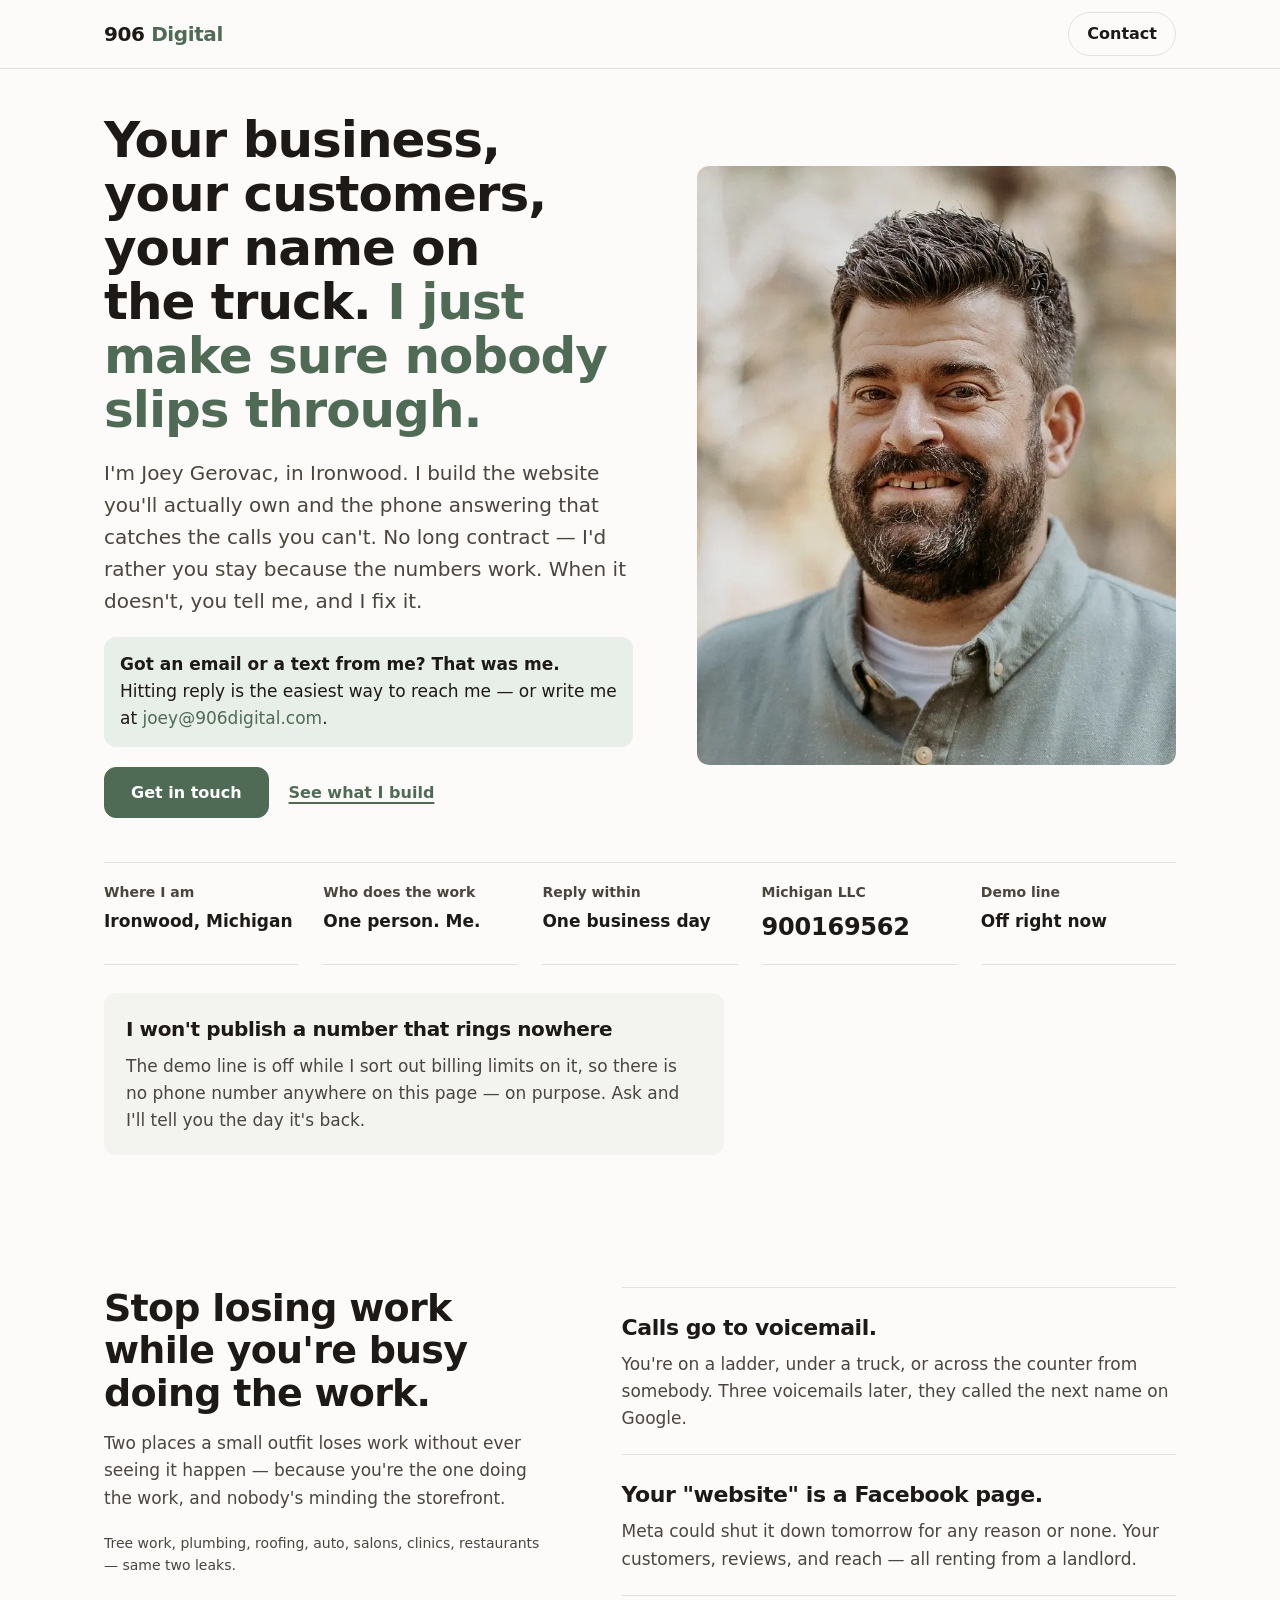
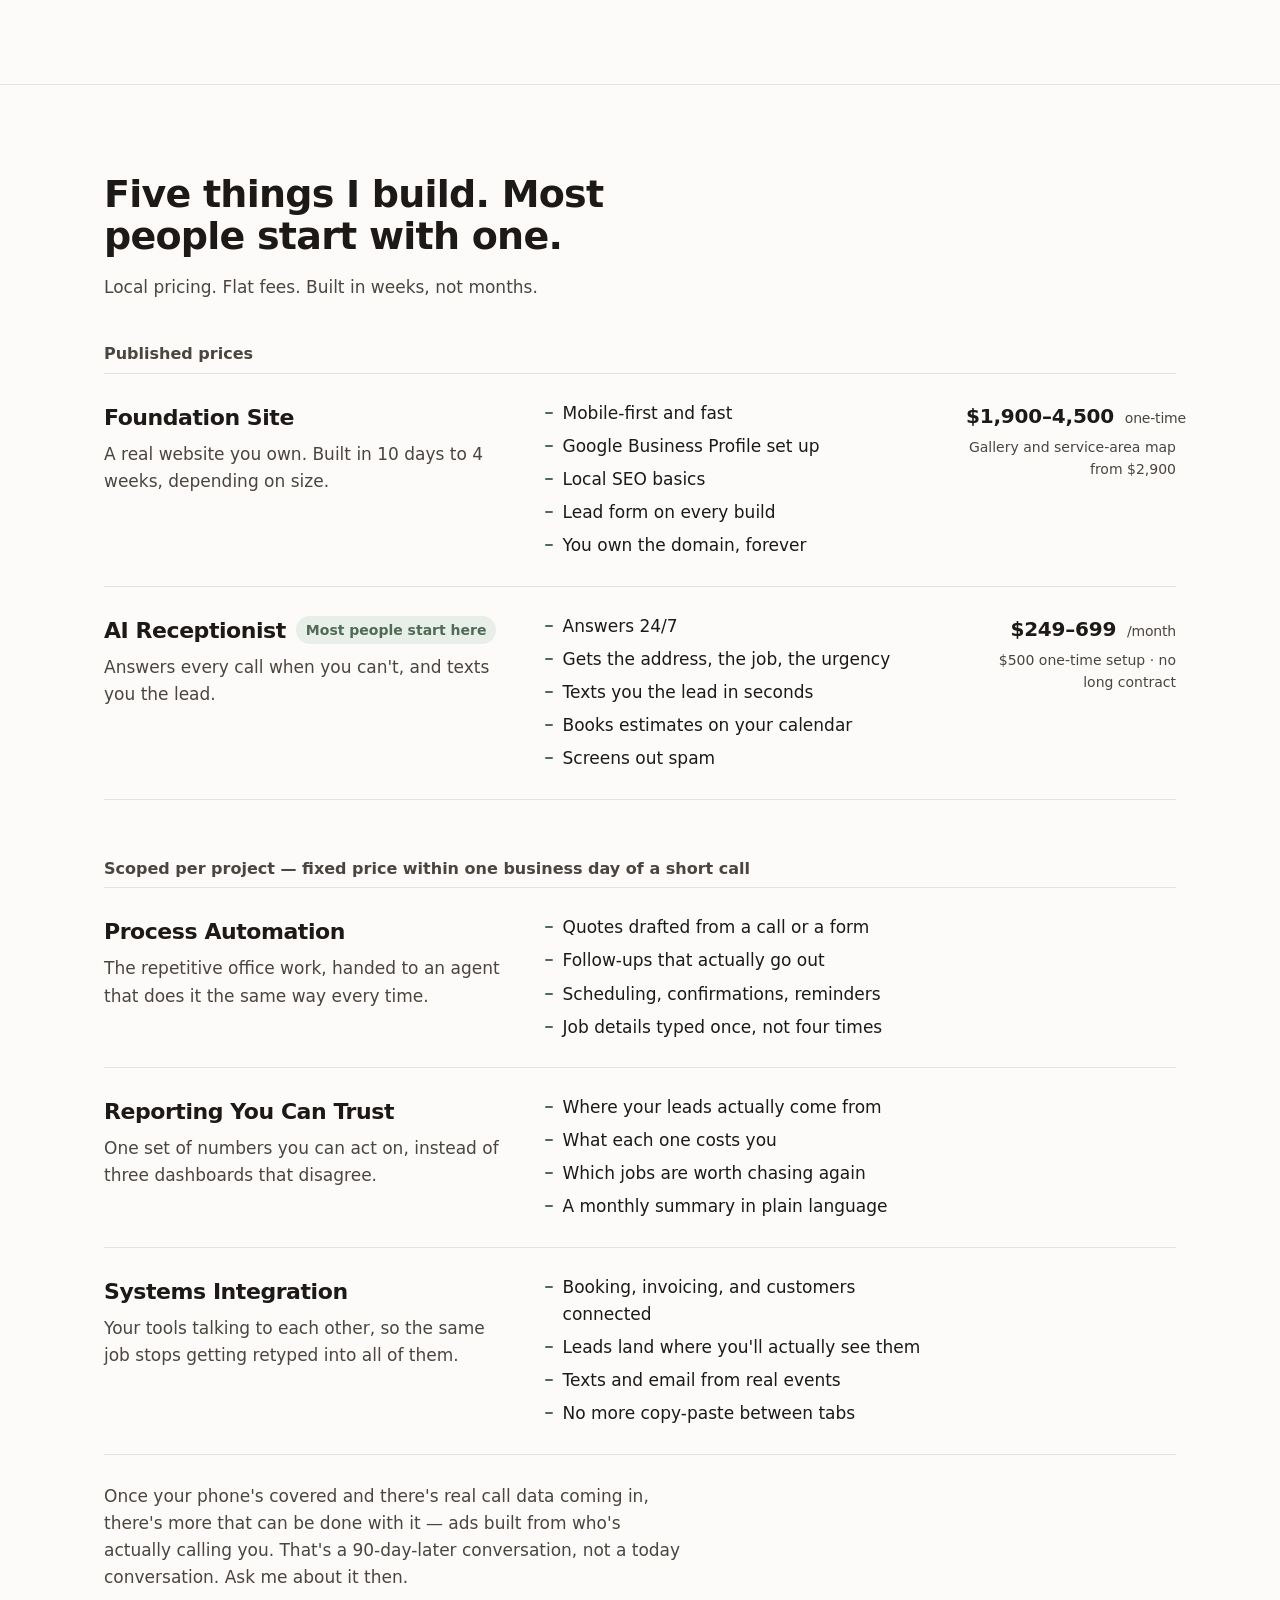
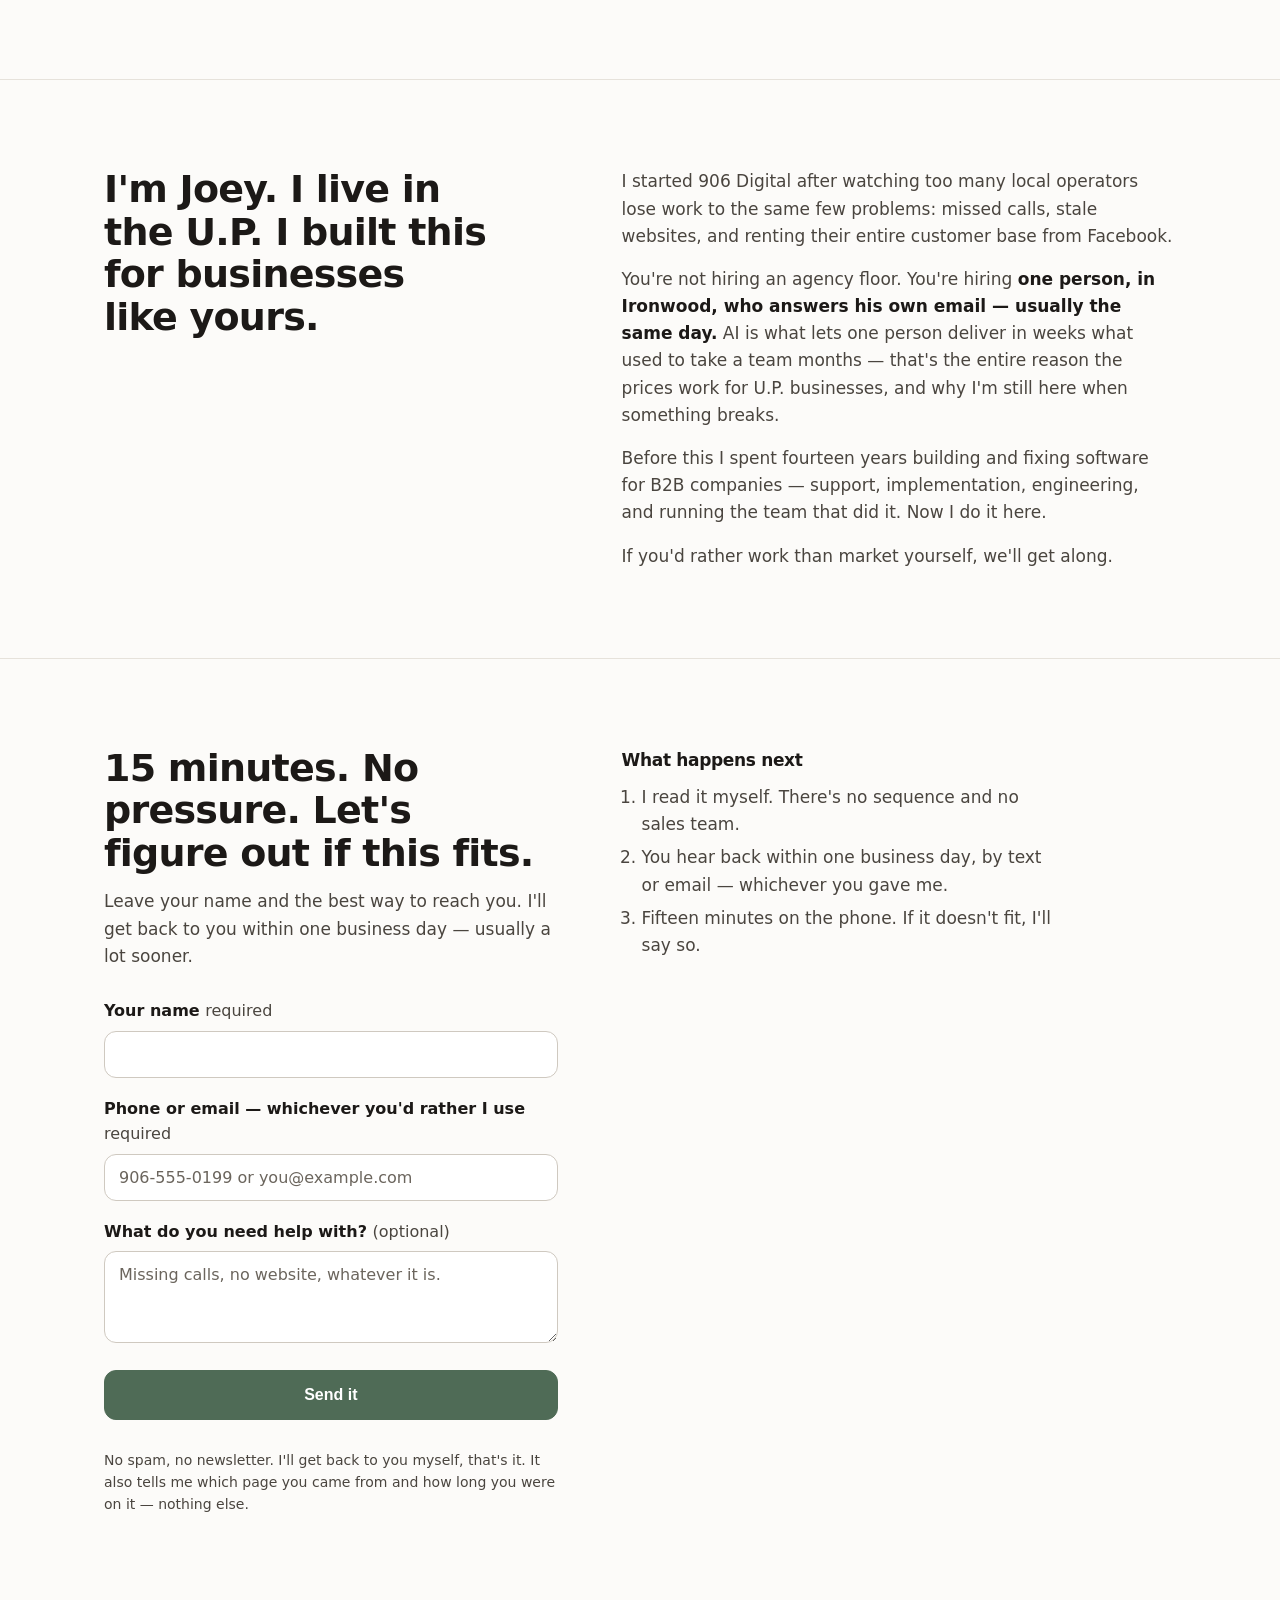
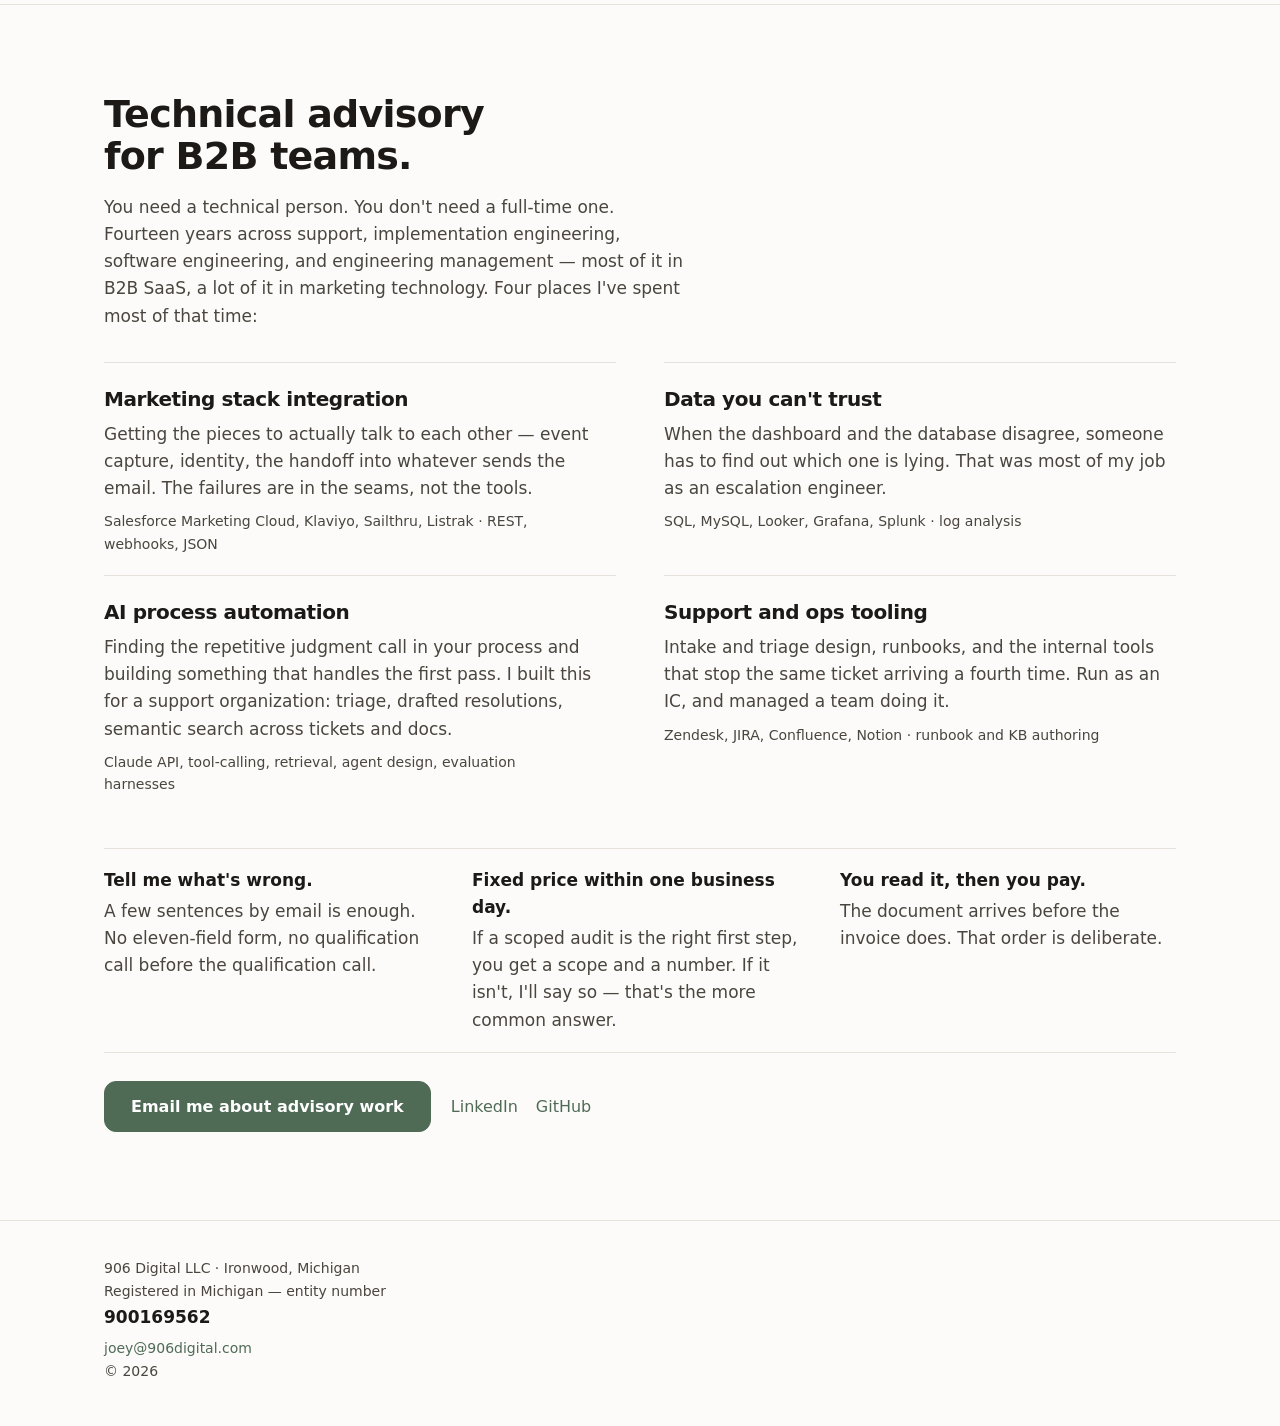
<file: index.html>
<!doctype html>
<html lang="en">
<head>
<meta charset="utf-8" />
<meta name="viewport" content="width=device-width, initial-scale=1" />
<title>906 Digital — AI &amp; Websites for Upper Peninsula Small Business</title>
<meta name="description" content="Websites, phone answering, and automation for small businesses across the Upper Peninsula — and technical advisory for B2B teams. One person, in Ironwood, who does the work himself." />
<meta name="theme-color" content="#FCFBF9" />
<link rel="canonical" href="https://906digital.com/" />
<link rel="icon" href="/favicon-0ef66b21.png" type="image/png" sizes="32x32" />
<link rel="apple-touch-icon" href="/touch-208d2637.png" />

<!-- Open Graph -->
<meta property="og:title" content="906 Digital — Websites and phone answering for U.P. businesses" />
<meta property="og:description" content="AI, websites, and automation for Upper Peninsula small business." />
<meta property="og:type" content="website" />
<meta property="og:url" content="https://906digital.com/" />
<meta property="og:site_name" content="906 Digital" />
<meta property="og:locale" content="en_US" />
<!-- A real share image exists as of 2026-08-28, so the tag that was deliberately
     omitted is now filled. It is a crop of the same photograph used in the hero —
     not a generated graphic, not a logo card. -->
<meta property="og:image" content="https://906digital.com/joey-og-9006f6ca.jpg" />
<meta property="og:image:width" content="1200" />
<meta property="og:image:height" content="630" />
<meta property="og:image:alt" content="Joey Gerovac, 906 Digital, Ironwood Michigan" />

<!-- Twitter -->
<meta name="twitter:card" content="summary_large_image" />
<meta name="twitter:title" content="906 Digital — Websites and phone answering for U.P. businesses" />
<meta name="twitter:description" content="AI, websites, and automation for Upper Peninsula small business." />

<!-- Structured data. Only verified facts. No address, hours, ratings, reviews, price
     range, or offers — none of those exist yet, and a false property teaches AI
     engines this markup is unreliable. No telephone property: the demo line is a
     product demo, not a business line, and while it is offline no number appears
     in the rendered page at all. -->
<script type="application/ld+json">
{
  "@context": "https://schema.org",
  "@type": "ProfessionalService",
  "name": "906 Digital LLC",
  "alternateName": "906 Digital",
  "url": "https://906digital.com/",
  "description": "906 Digital puts AI to work in Upper Peninsula small businesses: websites, AI phone answering, process automation, reporting, and systems integration.",
  "email": "joey@906digital.com",
  "identifier": {
    "@type": "PropertyValue",
    "name": "Michigan Entity ID",
    "value": "900169562"
  },
  "founder": { "@type": "Person", "name": "Joey Gerovac" },
  "areaServed": [
    { "@type": "AdministrativeArea", "name": "Gogebic County, Michigan" },
    { "@type": "AdministrativeArea", "name": "Iron County, Michigan" },
    { "@type": "AdministrativeArea", "name": "Ontonagon County, Michigan" },
    { "@type": "AdministrativeArea", "name": "Houghton County, Michigan" },
    { "@type": "AdministrativeArea", "name": "Baraga County, Michigan" }
  ]
}
</script>

<!-- No web font is loaded. The stack is the platform's own UI face (SF on Apple,
     Segoe on Windows, Roboto on Android). Nothing is downloaded. Dropping the
     Google Fonts stylesheet removed the only render-blocking third-party request
     on the page. Do not re-add one. -->

<style>
:root {
  /* ---- MODERN, WARM, BUILT AROUND THE PHOTOGRAPH ----------------------------
     The palette is sampled from the portrait: the sage of the work shirt, the
     warm near-black of the beard, the off-white of the tee. No metaphor. Every
     word is set in full ink or a warm secondary that still clears 8:1; the one
     accent means "mine" — the button, links, and the phrase in the headline. */
  --bg:        #FCFBF9;   /* off-white, warmer than #fff, cleaner than cream */
  --surface:   #F3F4F0;   /* one quiet surface for the facts strip and callouts */
  --sage-soft: #E8EEE8;   /* the reply callout and the "start here" mark */
  --ink:       #1C1917;   /* 17:1 on bg */
  --ink-2:     #4A453F;   /* secondary copy. 9.2:1 on bg — never below 7 */
  --hair:      #E6E2DB;   /* dividers only */
  --sage:      #4F6B56;   /* accent. 5.6:1 on bg as text; white on it 5.9:1 */
  --sage-deep: #435C4A;   /* the accent, pressed: button hover */
  --field:     #FFFFFF;   /* input ground */
  --field-line:#CFC9C0;   /* input border at rest */
  --placeholder:#6B655D;  /* 5.8:1 on field */
  --error:     #A12A18;   /* error text and invalid border. 7.1:1 on bg */
  --scroll:    #B8B2A8;   /* scrollbar thumb */
  --sans: -apple-system, BlinkMacSystemFont, "Segoe UI", system-ui, "Helvetica Neue", Arial, sans-serif;
  --container: 1120px;
  --r: 12px;
  --measure: 54ch;
  --measure-narrow: 40ch;
}
* { box-sizing: border-box; }
html, body { margin: 0; padding: 0; }
:root { color-scheme: light; }
html { scroll-behavior: smooth; scroll-padding-top: 84px; }
body { font-family: var(--sans); font-size: 17px; line-height: 1.6; color: var(--ink); background: var(--bg); -webkit-font-smoothing: antialiased; }
::selection { background: var(--sage); color: var(--field); }
:root { accent-color: var(--sage); caret-color: var(--sage); }
* { scrollbar-color: var(--scroll) var(--bg); scrollbar-width: thin; }
a { color: var(--sage); text-decoration: none; }
a:hover { text-decoration: underline; text-underline-offset: 3px; }
:where(a, button, input, textarea, [tabindex]):focus-visible { outline: 2px solid var(--sage); outline-offset: 3px; }
img { max-width: 100%; display: block; }
p { margin: 0; }
h1, h2, h3 { margin: 0; font-weight: 700; letter-spacing: -.02em; text-wrap: balance; }
.wrap { max-width: var(--container); margin: 0 auto; padding: 0 24px; }
.skip-link { position: absolute; left: -9999px; top: 0; z-index: 100; background: var(--ink); color: var(--field); padding: 12px 20px; font-weight: 600; }
.skip-link:focus { left: 0; }

/* ================= HEADER ================= */
.site-header { position: sticky; top: 0; z-index: 50; background: var(--bg); border-bottom: 1px solid var(--hair); }
.site-header .wrap { display: flex; align-items: center; justify-content: space-between; height: 68px; }
.logo { font-weight: 700; font-size: 20px; letter-spacing: -.02em; color: var(--ink); }
.logo span { color: var(--sage); }
.logo:hover { text-decoration: none; }
.nav-cta { font-size: 16px; font-weight: 600; color: var(--ink); border: 1px solid var(--hair); border-radius: 999px; padding: 0 18px; min-height: 44px; display: inline-flex; align-items: center; }
.nav-cta:hover { border-color: var(--ink); text-decoration: none; }

/* ================= HERO ================= */
.hero { padding: 40px 0 36px; }
/* Below 980px the portrait sits beside the lede at 124px so a face is in the
   first phone screen — the eight seconds this reader gives a cold link. Above
   980px it is the full right column. */
.hero-grid { display: grid; grid-template-columns: 124px minmax(0, 1fr); grid-template-areas: "h h" "p l" "r r" "c c"; column-gap: 14px; row-gap: 0; align-items: start; }
.hero-grid > h1 { grid-area: h; }
.hero-grid > .lede { grid-area: l; }
.hero-grid > .reply { grid-area: r; }
.hero-grid > .cta-row { grid-area: c; }
.hero-grid > .portrait { grid-area: p; align-self: start; margin-top: 18px; }
h1 { font-size: clamp(30px, 4vw, 50px); line-height: 1.08; max-width: 27ch; }
h1 em { font-style: normal; color: var(--sage); }
.lede { margin-top: 18px; font-size: 16px; max-width: var(--measure); color: var(--ink-2); }
@media (min-width: 720px) { .lede { font-size: 20px; margin-top: 20px; } }
/* The reply prompt outranks the form (PRODUCT.md), so it comes before the
   button in DOM order and carries the one tinted callout in the hero. */
.reply { margin-top: 20px; padding: 14px 16px; background: var(--sage-soft); border-radius: var(--r); max-width: var(--measure); }
.cta-row { margin-top: 20px; display: flex; align-items: center; gap: 20px; flex-wrap: wrap; }
.btn { display: inline-flex; align-items: center; justify-content: center; min-height: 50px; padding: 12px 26px; border-radius: var(--r); font-weight: 600; font-size: 16px; background: var(--sage); color: var(--field); border: 1px solid var(--sage); }
.btn:hover { background: var(--sage-deep); text-decoration: none; }
.btn-link { display: inline-flex; align-items: center; min-height: 44px; font-size: 16px; font-weight: 600; color: var(--sage); text-decoration: underline; text-underline-offset: 4px; text-decoration-thickness: 1.5px; }
.btn-link:hover { text-decoration-thickness: 2.5px; }
.portrait { margin: 0; position: relative; }
.portrait img { width: 100%; height: auto; aspect-ratio: 4 / 5; object-fit: cover; border-radius: var(--r); }

/* Five things the reader can check. Plain rows, one hairline between. */
.facts { margin: 44px 0 0; padding: 0; display: grid; grid-template-columns: 1fr; gap: 0 24px; border-top: 1px solid var(--hair); }
.facts > div { padding: 18px 0; border-bottom: 1px solid var(--hair); }
.facts dt { font-size: 14px; font-weight: 600; color: var(--ink-2); }
.facts dd { margin: 4px 0 0; font-size: 17px; font-weight: 600; }
.facts .is-entity dd { font-size: 24px; font-weight: 800; letter-spacing: -.01em; font-variant-numeric: tabular-nums; }
.facts .is-off dd { color: var(--ink); }

/* ================= SECTIONS ================= */
section.band { padding: 56px 0; }
section.band + section.band, main > section.band:last-child { border-top: 1px solid var(--hair); }
h2 { font-size: clamp(28px, 3.2vw, 38px); line-height: 1.12; max-width: 22ch; }
.intro { margin-top: 16px; max-width: var(--measure); color: var(--ink-2); }
.outro { margin-top: 28px; max-width: var(--measure); color: var(--ink-2); }

/* The leaks: headline and intro on one side, the two leaks stacked on the other,
   separated by one hairline. Two columns that share a baseline, not four blocks
   at four widths. */
.leaks-grid { margin-top: 0; display: grid; grid-template-columns: 1fr; gap: 40px; }
.leaks-list { display: grid; gap: 0; }
.leak { padding: 22px 0; border-top: 1px solid var(--hair); }
.leak:last-child { border-bottom: 1px solid var(--hair); }
.leak h3 { font-size: 22px; }
.leak p { margin-top: 6px; max-width: var(--measure); color: var(--ink-2); }
.leaks-note { margin-top: 20px; font-size: 14px; color: var(--ink-2); max-width: var(--measure); }

/* Services: every row snaps to one grid — what it is, what it includes, what it
   costs. One line per feature. Nothing repeated. */
.group { margin-top: 40px; }
.group + .group { margin-top: 56px; }
.group-title { font-size: 16px; font-weight: 600; color: var(--ink-2); margin-bottom: 6px; }
.svc { display: grid; grid-template-columns: 1fr; gap: 14px 40px; padding: 26px 0; border-top: 1px solid var(--hair); }
.svc > .spec { order: 2; }   /* on a phone the price comes before the feature list */
.group .svc:last-child { border-bottom: 1px solid var(--hair); }
.svc-name { display: flex; align-items: center; gap: 10px; flex-wrap: wrap; }
.svc h3 { font-size: 22px; }
.start { display: inline-block; background: var(--sage-soft); color: var(--sage); border-radius: 999px; padding: 3px 10px; font-size: 14px; font-weight: 600; }
.svc-desc { margin-top: 6px; max-width: var(--measure-narrow); color: var(--ink-2); }
.spec { list-style: none; margin: 0; padding: 0; display: grid; gap: 6px; align-content: start; }
.spec li { position: relative; padding-left: 18px; }
.spec li::before { content: ""; position: absolute; left: 0; top: 12px; width: 8px; height: 2px; border-radius: 1px; background: var(--sage); }
.price { font-size: 20px; font-weight: 700; letter-spacing: -.01em; font-variant-numeric: tabular-nums; white-space: nowrap; }
.price span { font-size: 14px; font-weight: 500; color: var(--ink-2); margin-left: 4px; }
.price-note { margin-top: 4px; font-size: 14px; color: var(--ink-2); }
.about-body { margin-top: 20px; max-width: var(--measure); display: grid; gap: 16px; color: var(--ink-2); }
.split { display: grid; grid-template-columns: 1fr; gap: 0 64px; align-items: start; }
.next { margin-top: 32px; padding-top: 20px; border-top: 1px solid var(--hair); max-width: var(--measure-narrow); }
.next h3 { font-size: 17px; }
.next ol { margin: 10px 0 0; padding-left: 20px; color: var(--ink-2); display: grid; gap: 6px; }
.about-body strong { color: var(--ink); font-weight: 700; }

/* ================= CONTACT ================= */
/* The notice precedes the form on purpose; the anchor is on the heading below
   it, so both contact links land on the invitation. */
.notice { background: var(--surface); border-radius: var(--r); padding: 20px 22px; max-width: 620px; margin-top: 28px; }
.notice h3 { font-size: 20px; }
.notice p { margin-top: 8px; color: var(--ink-2); }
.cta-lead { margin-top: 14px; max-width: var(--measure); color: var(--ink-2); }
.lead-form { margin-top: 28px; max-width: 520px; }
.field { margin-bottom: 18px; }
.field label { display: block; margin-bottom: 7px; font-size: 16px; font-weight: 600; }
.field .optional, .field .req { font-weight: 400; color: var(--ink-2); }
.field input, .field textarea { width: 100%; font-family: inherit; font-size: 16px; color: var(--ink); background: var(--field); border: 1px solid var(--field-line); border-radius: var(--r); padding: 13px 14px; }
.field textarea { resize: vertical; min-height: 92px; }
.field input::placeholder, .field textarea::placeholder { color: var(--placeholder); }
.field input:focus-visible, .field textarea:focus-visible { border-color: var(--sage); outline: 2px solid var(--sage); outline-offset: 2px; }
.field input[aria-invalid="true"] { border-color: var(--error); }
.lead-submit { width: 100%; }
.form-status { margin-top: 14px; font-size: 16px; min-height: 1px; }
.field-error { margin-top: 6px; font-size: 14px; color: var(--error); }
.field-error:empty { display: none; }
.form-status.is-error { color: var(--error); }
.form-status.is-success { font-weight: 600; }
.form-fineprint { margin-top: 14px; font-size: 14px; color: var(--ink-2); max-width: var(--measure); }
.hp-field { position: absolute; left: -9999px; opacity: 0; pointer-events: none; }

/* ================= ADVISORY ================= */
/* Folded in from advisory.html on 2026-08-28 at Joey's decision, over the
   two-page rule README used to carry. It sits after the contact form so it
   cannot pull an owner-operator out of the funnel; a B2B reader scrolls to it
   or arrives at #advisory from the old URL. */
.areas { margin-top: 32px; display: grid; grid-template-columns: 1fr; gap: 0; }
.area { padding: 20px 0; border-top: 1px solid var(--hair); }
.area h3 { font-size: 20px; }
.area p { margin-top: 6px; max-width: var(--measure); color: var(--ink-2); }
.area .tools { margin-top: 8px; font-size: 14px; color: var(--ink-2); }
.steps { list-style: none; margin: 32px 0 0; padding: 0; display: grid; grid-template-columns: 1fr; gap: 0; border-top: 1px solid var(--hair); }
.steps li { padding: 18px 0; border-bottom: 1px solid var(--hair); }
.steps strong { display: block; font-weight: 700; }
.steps span { display: block; margin-top: 4px; color: var(--ink-2); max-width: var(--measure-narrow); }
.adv-cta { margin-top: 28px; display: flex; align-items: center; gap: 20px; flex-wrap: wrap; }
.adv-links { font-size: 16px; color: var(--ink-2); }
.adv-links a { display: inline-flex; align-items: center; min-height: 44px; margin-right: 18px; }

/* ================= FOOTER ================= */
.site-footer { border-top: 1px solid var(--hair); padding: 36px 0 44px; font-size: 14px; color: var(--ink-2); }
.site-footer .wrap { display: flex; justify-content: space-between; gap: 24px; flex-wrap: wrap; }
.site-footer .entity { display: block; color: var(--ink); font-size: 17px; font-weight: 700; font-variant-numeric: tabular-nums; margin: 2px 0 6px; }
.site-footer svg { display: inline-block; vertical-align: -1px; margin-left: 4px; }

@media (min-width: 720px) {
  .facts { grid-template-columns: repeat(3, 1fr); }
  .areas { grid-template-columns: 1fr 1fr; gap: 0 48px; }
  .steps { grid-template-columns: repeat(3, 1fr); gap: 0 32px; }
  .steps li { border-bottom: 0; }
  .steps { border-bottom: 1px solid var(--hair); }
  /* Every row, priced or not, uses the same three tracks, so the feature column
     sits at one x from the first row to the last. Unpriced rows leave the third
     track empty rather than shifting the middle one. */
  .svc { grid-template-columns: minmax(0, 1.05fr) minmax(0, 1fr) minmax(150px, 210px); align-items: start; }
  .svc-price { grid-column: 3; text-align: right; }
  .svc > .spec { order: 0; }
}
@media (min-width: 900px) {
  .leaks-grid { grid-template-columns: minmax(0, .9fr) minmax(0, 1.1fr); gap: 64px; align-items: start; }
  .split { grid-template-columns: minmax(0, .9fr) minmax(0, 1.1fr); }
  .split .about-body { margin-top: 0; }
  .split .next { margin-top: 0; padding-top: 0; border-top: 0; }
}
@media (min-width: 980px) {
  .hero { padding: 44px 0 44px; }
  .facts { grid-template-columns: repeat(5, 1fr); }
  .hero-grid { grid-template-columns: 1.05fr .95fr; grid-template-areas: "h p" "l p" "r p" "c p"; column-gap: 64px; align-items: start; }
  .hero-grid > .portrait { margin-top: 0; align-self: center; }
  section.band { padding: 88px 0; }
}
@media (prefers-reduced-motion: reduce) { html { scroll-behavior: auto; } }
</style>
</head>
<body>

<!--
  DIRECTION CONTRACT — chosen directly by the owner on 2026-08-28 after two rolled
  worlds were rejected (night instrument panel: cold, coded to tech; hometown
  newspaper: read as cheap). Brief in his words: modern, authentic, very
  trustable — built around the photograph.
  THESIS: No metaphor. A clean, warm, contemporary page whose palette is sampled
    from the portrait, finished to a high bar. Trust comes from the real face,
    the real name, the real registration number, and plain copy — not from a
    costume.
  OWN-WORLD: Off-white ground (#FCFBF9), warm ink (#1C1917), one sage accent
    (#4F6B56) taken from the work shirt, a single quiet surface for callouts,
    hairlines for dividers only, 10–18px radii, no shadows, no motion, the
    platform sans, nothing downloaded.
  STORY: A visitor holding a cold email sees a person, a town, and five facts
    they can check, and either hits reply or presses the button.
  FIRST VIEWPORT: Headline left with "from Ironwood." in sage; lede; the reply
    callout; the button; the portrait right, unframed. The facts strip runs full
    width beneath, with the demo-line notice directly under it.
  FINISH: unreviewed and undocumented is unfinished; this build ends with the
    finish review, the verdict, DESIGN.md, and every shipping raster carrying its
    provenance.
-->

<a class="skip-link" href="#main">Skip to content</a>

<!-- ============== HEADER ============== -->
<header class="site-header">
  <!-- One row only. No phone number here until the demo line answers. The link
       reads "Contact" so it does not duplicate the hero button's label. -->
  <div class="wrap">
    <a href="/" class="logo" aria-label="906 Digital home">906 <span>Digital</span></a>
    <a href="#book" class="nav-cta">Contact</a>
  </div>
</header>

<main id="main" tabindex="-1">

<!-- ============== HERO ============== -->
<section class="hero">
  <div class="wrap">
    <div class="hero-grid">
        <!-- Copy chosen by Joey on 2026-08-28 from three drafts. The headline
             opens on the reader's business, not on 906 Digital; the full name and
             the town — the scam check the page exists for — lead the lede. "No
             long contract, I'd rather you stay because the numbers work" is the
             honest form of "we win together": a promise, not a claim, on a page
             with no clients to cite. "AI" stays out of the hero on purpose. -->
        <h1>Your business, your customers, your name on the truck. <em>I just make sure nobody slips through.</em></h1>
        <p class="lede">
          I'm Joey Gerovac, in Ironwood. I build the website you'll actually own
          and the phone answering that catches the calls you can't. No long
          contract — I'd rather you stay because the numbers work. When it
          doesn't, you tell me, and I fix it.
        </p>
        <!-- Every visitor arrives holding an email thread — all traffic comes from
             Joey's own outreach. PRODUCT.md ranks reply ABOVE the form. -->
        <p class="reply">
          <strong>Got an email or a text from me? That was me.</strong> Hitting reply
          is the easiest way to reach me — or write me at
          <a href="mailto:joey@906digital.com">joey@906digital.com</a>.
        </p>
        <div class="cta-row">
          <a href="#book" class="btn">Get in touch</a>
          <a href="#offer" class="btn-link">See what I build</a>
        </div>

      <!-- A real photograph of Joey. The rule that governed the empty slot governs
           every replacement: never an illustration, monogram, avatar, silhouette,
           stock photo, or AI-generated image. No caption: every fact a caption could carry is already on screen. Source
           joey-headshot-2025-09-30.jpg, photographer's framing, cropped 4:5 by
           object-fit; explicit width/height prevent layout shift. -->
      <figure class="portrait">
        <img src="joey-99628b37.webp" width="800" height="980"
             alt="Joey Gerovac, who runs 906 Digital"
             loading="eager" fetchpriority="high" decoding="async">
      </figure>
    </div>

    <!-- Five things a small-business owner can actually check. Every value is
         permanently true and none of them drift, on purpose. -->
    <dl class="facts">
      <div><dt>Where I am</dt><dd>Ironwood, Michigan</dd></div>
      <div><dt>Who does the work</dt><dd>One person. Me.</dd></div>
      <div><dt>Reply within</dt><dd>One business day</dd></div>
      <div class="is-entity"><dt>Michigan LLC</dt><dd>900169562</dd></div>
      <div class="is-off"><dt>Demo line</dt><dd>Off right now</dd></div>
    </dl>

    <!-- ============ DEMO LINE — OFFLINE MODE (currently active) ============
         The demo line (906) 767-6901 is down and answers with a recorded outage
         message. There is deliberately NO tel: link and NO phone number printed
         anywhere on this page. Of every failure mode here, a published number
         that rings nowhere is the one that most efficiently confirms a suspicious
         visitor's original hypothesis.

         MOVED TWICE on 2026-08-28. It began after the form, where it was the last
         thing a visitor read. It went above the form, which re-raised the doubt at
         the decision moment with an exit link attached. It now sits in the hero,
         directly under the "Demo line: Off right now" fact that raises the
         question — a doubt is resolved where it is raised. It states the standard
         being upheld, which is the one sentence a scam would never write.

         TO RESTORE WHEN THE LINE ANSWERS AGAIN — and only after someone dials it
         from a phone that has never called it and hears the AI pick up:
           1. Replace the <p> below with the live copy:
              "Call it and hear it answer. This is a demonstration line — an AI
               receptionist picks up and tells you straight off that it's AI.
               It's not my desk phone. To reach me, use the form above."
           2. Add the number back as a link directly under the <h3>:
              <a class="demo-line" href="tel:+19067676901"
                 aria-label="Call the AI receptionist demo line at 9 0 6, 7 6 7, 6 9 0 1">(906) 767-6901</a>
           3. Add .notice .demo-line { font-size: 28px; margin: 6px 0; min-height: 48px; }
           4. Change the <h3> back to "Want to hear it before you decide?"
           5. In the facts strip, change the Demo line value to "On — call it"
              and drop its is-off class so it prints in ink.
         The AI-disclosure sentence is ethically load-bearing. It must travel with
         the digits every single time they appear. Do not ship one without it.
         ====================================================================== -->
    <div class="notice">
      <h3>I won't publish a number that rings nowhere</h3>
      <p>
        The demo line is off while I sort out billing limits on it, so there is
        no phone number anywhere on this page — on purpose. Ask and I'll tell
        you the day it's back.
      </p>
    </div>
  </div>
</section>

<!-- ============== THE LEAKS ============== -->
<section class="band">
  <div class="wrap leaks-grid">
    <div>
      <!-- Keep it CONCRETE — the standing instruction is "do not water it down". -->
      <h2>Stop losing work while you're busy doing the work.</h2>
      <p class="intro">
        Two places a small outfit loses work without ever seeing it happen —
        because you're the one doing the work, and nobody's minding the storefront.
      </p>
      <p class="leaks-note">Tree work, plumbing, roofing, auto, salons, clinics, restaurants — same two leaks.</p>
    </div>
    <!-- Card 03 ("Google can't find you") was cut: it argued for a channel this
         project's own SEO research found has effectively zero demand here. -->
    <div class="leaks-list">
      <div class="leak">
        <h3>Calls go to voicemail.</h3>
        <p>You're on a ladder, under a truck, or across the counter from somebody. Three voicemails later, they called the next name on Google.</p>
      </div>
      <div class="leak">
        <h3>Your "website" is a Facebook page.</h3>
        <p>Meta could shut it down tomorrow for any reason or none. Your customers, reviews, and reach — all renting from a landlord.</p>
      </div>
    </div>
  </div>
</section>

<!-- ============== WHAT I BUILD ============== -->
<section class="band">
  <div class="wrap">
    <h2 id="offer" tabindex="-1">Five things I build. Most people start with one.</h2>
    <p class="intro">Local pricing. Flat fees. Built in weeks, not months.</p>

    <div class="group" role="group" aria-labelledby="g-priced">
      <p class="group-title" id="g-priced">Published prices</p>

      <div class="svc has-price">
        <div>
          <div class="svc-name"><h3>Foundation Site</h3></div>
          <p class="svc-desc">A real website you own. Built in 10 days to 4 weeks, depending on size.</p>
        </div>
        <!-- Feature lines must match packages-and-pricing.md:77-95. The photo
             gallery starts at Standard ($2,900) and is priced in the note, not
             listed at the floor price. -->
        <ul class="spec">
          <li>Mobile-first and fast</li>
          <li>Google Business Profile set up</li>
          <li>Local SEO basics</li>
          <li>Lead form on every build</li>
          <li>You own the domain, forever</li>
        </ul>
        <div class="svc-price">
          <p class="price">$1,900–4,500 <span>one-time</span></p>
          <p class="price-note">Gallery and service-area map from $2,900</p>
        </div>
      </div>

      <div class="svc has-price">
        <div>
          <div class="svc-name"><h3>AI Receptionist</h3><span class="start">Most people start here</span></div>
          <p class="svc-desc">Answers every call when you can't, and texts you the lead.</p>
        </div>
        <ul class="spec">
          <li>Answers 24/7</li>
          <li>Gets the address, the job, the urgency</li>
          <li>Texts you the lead in seconds</li>
          <li>Books estimates on your calendar</li>
          <li>Screens out spam</li>
        </ul>
        <div class="svc-price">
          <p class="price">$249–699 <span>/month</span></p>
          <p class="price-note">$500 one-time setup · no long contract</p>
        </div>
      </div>
    </div>

    <!-- These three carry NO published price on purpose: packages-and-pricing.md
         prices only the Foundation Site and the AI Receptionist. The group title
         says once what the old layout repeated three times. -->
    <div class="group" role="group" aria-labelledby="g-scoped">
      <p class="group-title" id="g-scoped">Scoped per project — fixed price within one business day of a short call</p>

      <div class="svc">
        <div>
          <div class="svc-name"><h3>Process Automation</h3></div>
          <p class="svc-desc">The repetitive office work, handed to an agent that does it the same way every time.</p>
        </div>
        <ul class="spec">
          <li>Quotes drafted from a call or a form</li>
          <li>Follow-ups that actually go out</li>
          <li>Scheduling, confirmations, reminders</li>
          <li>Job details typed once, not four times</li>
        </ul>
      </div>

      <div class="svc">
        <div>
          <div class="svc-name"><h3>Reporting You Can Trust</h3></div>
          <p class="svc-desc">One set of numbers you can act on, instead of three dashboards that disagree.</p>
        </div>
        <ul class="spec">
          <li>Where your leads actually come from</li>
          <li>What each one costs you</li>
          <li>Which jobs are worth chasing again</li>
          <li>A monthly summary in plain language</li>
        </ul>
      </div>

      <div class="svc">
        <div>
          <div class="svc-name"><h3>Systems Integration</h3></div>
          <p class="svc-desc">Your tools talking to each other, so the same job stops getting retyped into all of them.</p>
        </div>
        <ul class="spec">
          <li>Booking, invoicing, and customers connected</li>
          <li>Leads land where you'll actually see them</li>
          <li>Texts and email from real events</li>
          <li>No more copy-paste between tabs</li>
        </ul>
      </div>
    </div>

    <!-- packages-and-pricing.md:246: Managed Ads sells only after 90 days of
         receptionist data. It survives as the deferred line below. -->
    <p class="outro">
      Once your phone's covered and there's real call data coming in, there's
      more that can be done with it — ads built from who's actually calling you.
      That's a 90-day-later conversation, not a today conversation. Ask me about
      it then.
    </p>
  </div>
</section>

<!-- ============== WHO RUNS THIS ============== -->
<section class="band">
  <div class="wrap split">
    <h2>I'm Joey. I live in the U.P. I built this for businesses like yours.</h2>
    <div class="about-body">
      <p>
        I started 906 Digital after watching too many local
        operators lose work to the same few problems: missed calls, stale
        websites, and renting their entire customer base from Facebook.
      </p>
      <!-- Trust mechanism preserved in substance — one person, reachable
           directly — without the literal "I'm not an agency" denial retired on
           2026-08-11. "Answers his own phone" became "answers his own email" on
           2026-08-28: the page prints no phone number while the demo line is
           off, and a skeptic could catch the contradiction. "In days" became "in
           weeks" to match the pricing block. Do not replace with "we" or "our team". -->
      <p>
        You're not hiring an agency floor. You're hiring <strong>one person, in Ironwood,
        who answers his own email — usually the same day.</strong> AI is what lets one
        person deliver in weeks what used to take a team months — that's the entire
        reason the prices work for U.P. businesses, and why I'm still here when
        something breaks.
      </p>
      <p>
        Before this I spent fourteen years building and fixing software for B2B
        companies — support, implementation, engineering, and running the team
        that did it. Now I do it here.
      </p>
      <p>If you'd rather work than market yourself, we'll get along.</p>
    </div>
  </div>
</section>

<!-- ============== CONTACT ============== -->
<section class="band">
  <div class="wrap">


    <!-- The anchor sits on the heading, not the section: scrollers meet the
         notice first, but the two contact links land on the invitation. -->
    <div class="split">
    <div>
    <h2 id="book" tabindex="-1">15 minutes. No pressure. Let's figure out if this fits.</h2>
    <p class="cta-lead">
      Leave your name and the best way to reach you. I'll get back to you within
      one business day — usually a lot sooner.
    </p>

    <!-- No novalidate in the markup: without JavaScript the browser's own
           validation is the floor. The script adds novalidate at runtime and
           takes over with the page's own messages. -->
      <form id="lead-form" class="lead-form"
          action="https://api.web3forms.com/submit" method="POST">

      <!-- Web3Forms config. The access key is a public identifier, not a secret —
           it belongs in the markup. Submissions are delivered to the email on the
           Web3Forms account, which is joey@906digital.com. -->
      <input type="hidden" name="access_key" value="32bc791d-f015-4ddc-968b-f324e9af14b2">

      <!-- The follow-up reminder rides in the SUBJECT, which is a thing a mail
           subject is for. It used to ride in a hidden `_next_action` field holding
           a verbatim sales script with a [name] merge token — on a page that
           invites View Source with "you're looking at the demo", and whose whole
           product is that you are talking to a person rather than a machine. A
           skeptic who opened the source found the machine. Anything the prospect
           must not read does not belong in markup the prospect is served. -->
      <input type="hidden" name="subject" value="906 Digital — New Lead (text back within 24h)">
      <input type="hidden" name="from_name" value="906digital.com">

      <!-- Attribution, populated by JS. Cloudflare Web Analytics has no custom events,
           so the lead email itself carries the source data. This collection is
           disclosed in the fineprint below — it is served in the page, so the
           reader is told rather than left to find it. -->
      <input type="hidden" name="source"          id="f-source">
      <input type="hidden" name="device"          id="f-device">
      <input type="hidden" name="page"            id="f-page">
      <input type="hidden" name="seconds_on_page" id="f-elapsed">
      <input type="hidden" name="js_token"        id="f-token">

      <!-- Honeypot: CSS-hidden (not type=hidden), keyboard-skipped, screen-reader-hidden.
           Web3Forms enforces "botcheck" server-side. -->
      <input type="checkbox" name="botcheck" class="hp-field"
             tabindex="-1" aria-hidden="true">

      <div class="field">
        <label for="lead-name">Your name <span class="req">required</span></label>
        <input type="text" id="lead-name" name="name"
               autocomplete="name" enterkeyhint="next" required>
        <p class="field-error" id="err-name"></p>
      </div>

      <div class="field">
        <label for="lead-phone">Phone or email — whichever you'd rather I use <span class="req">required</span></label>
        <input type="text" id="lead-phone" name="contact"
               autocomplete="on" enterkeyhint="next"
               placeholder="906-555-0199 or you@example.com" required>
        <p class="field-error" id="err-phone"></p>
      </div>

      <div class="field">
        <label for="lead-note">What do you need help with? <span class="optional">(optional)</span></label>
        <textarea id="lead-note" name="message" rows="3"
                  placeholder="Missing calls, no website, whatever it is."></textarea>
      </div>

      <button type="submit" class="btn lead-submit">Send it</button>

      <p class="form-status" id="lead-status" role="status" aria-live="polite"></p>
      <p class="form-fineprint">No spam, no newsletter. I'll get back to you myself, that's it.
        It also tells me which page you came from and how long you were on it — nothing else.</p>
    </form>
    </div>
    <aside class="next">
      <h3>What happens next</h3>
      <ol>
        <li>I read it myself. There's no sequence and no sales team.</li>
        <li>You hear back within one business day, by text or email — whichever you gave me.</li>
        <li>Fifteen minutes on the phone. If it doesn't fit, I'll say so.</li>
      </ol>
    </aside>
    </div>
  </div>
</section>

<!-- ============== ADVISORY — for B2B teams ============== -->
<!-- This used to be its own page, advisory.html, written for a reader with no
     scam question and a technical vocabulary. Joey chose on 2026-08-28 to fold
     it in as one section; /advisory now redirects here. Every line below is
     employment history, not client history — the companies were employers. No
     prices, on purpose: no advisory rate has been set, and a number invented to
     fill the space would be one Joey has never charged. Payment on delivery is a
     real commitment, not a marketing line. -->
<section class="band">
  <div class="wrap">
    <h2 id="advisory" tabindex="-1">Technical advisory for B2B teams.</h2>
    <p class="intro">
      You need a technical person. You don't need a full-time one. Fourteen years
      across support, implementation engineering, software engineering, and
      engineering management — most of it in B2B SaaS, a lot of it in marketing
      technology. Four places I've spent most of that time:
    </p>

    <div class="areas">
      <div class="area">
        <h3>Marketing stack integration</h3>
        <p>Getting the pieces to actually talk to each other — event capture, identity, the handoff into whatever sends the email. The failures are in the seams, not the tools.</p>
        <p class="tools">Salesforce Marketing Cloud, Klaviyo, Sailthru, Listrak · REST, webhooks, JSON</p>
      </div>
      <div class="area">
        <h3>Data you can't trust</h3>
        <p>When the dashboard and the database disagree, someone has to find out which one is lying. That was most of my job as an escalation engineer.</p>
        <p class="tools">SQL, MySQL, Looker, Grafana, Splunk · log analysis</p>
      </div>
      <div class="area">
        <h3>AI process automation</h3>
        <p>Finding the repetitive judgment call in your process and building something that handles the first pass. I built this for a support organization: triage, drafted resolutions, semantic search across tickets and docs.</p>
        <p class="tools">Claude API, tool-calling, retrieval, agent design, evaluation harnesses</p>
      </div>
      <div class="area">
        <h3>Support and ops tooling</h3>
        <p>Intake and triage design, runbooks, and the internal tools that stop the same ticket arriving a fourth time. Run as an IC, and managed a team doing it.</p>
        <p class="tools">Zendesk, JIRA, Confluence, Notion · runbook and KB authoring</p>
      </div>
    </div>

    <ol class="steps">
      <li><strong>Tell me what's wrong.</strong><span>A few sentences by email is enough. No eleven-field form, no qualification call before the qualification call.</span></li>
      <li><strong>Fixed price within one business day.</strong><span>If a scoped audit is the right first step, you get a scope and a number. If it isn't, I'll say so — that's the more common answer.</span></li>
      <li><strong>You read it, then you pay.</strong><span>The document arrives before the invoice does. That order is deliberate.</span></li>
    </ol>

    <div class="adv-cta">
      <a href="mailto:joey@906digital.com?subject=906%20Digital%20-%20advisory" class="btn">Email me about advisory work</a>
      <p class="adv-links"><a href="https://www.linkedin.com/in/joeygerovac">LinkedIn</a><a href="https://github.com/joeygerovac">GitHub</a></p>
    </div>
  </div>
</section>

</main>

<!-- ============== FOOTER ============== -->
<footer class="site-footer">
  <!-- No registry link: the Michigan COFS URL is dead and no replacement has been
       verified. A dead "look it up" link inverts the point of printing the ID. -->
  <div class="wrap">
    <div>
      906 Digital LLC · Ironwood, Michigan<br>
      Registered in Michigan — entity number
      <span class="entity">900169562</span>
      <a href="mailto:joey@906digital.com">joey@906digital.com</a><br>
      © <span id="year"></span>
    </div>
  </div>
</footer>

<script>
  document.getElementById('year').textContent = new Date().getFullYear();

</script>

<script>
/* Lead form. Progressive enhancement: if this script fails the form still natively
   POSTs to Web3Forms and still works — it just redirects to their confirmation page
   instead of showing inline success. */
(function () {
  var form = document.getElementById('lead-form');
  if (!form) return;
  form.setAttribute('novalidate', '');   // JS is here, so the page's own messages take over

  /* NOTE: do NOT use form.name — HTMLFormElement.name is a reflected attribute and
     shadows the named input lookup, so form.name is a string, not the field. */
  var nameEl  = document.getElementById('lead-name');
  var phoneEl = document.getElementById('lead-phone');
  var statusEl = document.getElementById('lead-status');
  var btn = form.querySelector('button[type="submit"]');

  var loadedAt = Date.now();
  var MIN_SECONDS = 3;   // humans take 8-25s, bots take <1s

  // --- Attribution + anti-bot fields ---
  var params = new URLSearchParams(location.search);
  var utm = params.get('utm_source');
  var ref = document.referrer;
  var source = utm ? ('utm:' + utm)
             : (ref ? ('ref:' + ref)
             : 'direct / typed / QR / business card');

  document.getElementById('f-source').value = source;
  document.getElementById('f-page').value   = location.pathname + location.search;
  document.getElementById('f-device').value =
    (window.matchMedia('(max-width: 640px)').matches ? 'mobile' : 'desktop')
    + ' · ' + window.innerWidth + 'px';
  document.getElementById('f-token').value = 'js-ok-' + loadedAt;

  function fail(msg, el) {
    statusEl.textContent = msg;
    statusEl.className = 'form-status is-error';
    /* The same message beside the field it belongs to — the status line sits
       below the submit button, which on a phone can be a whole screen away
       from the cursor. */
    if (el) { var fe = document.getElementById('err-' + (el === nameEl ? 'name' : 'phone')); if (fe) fe.textContent = msg; }
  }

  /* Clearing the error state has to remove aria-describedby as well. Leaving it
     pointed at the live region after the field is corrected means the field stays
     described by a message that no longer applies to it. */
  function clearField(el) {
    el.setAttribute('aria-invalid', 'false');
    el.removeAttribute('aria-describedby');
    var fe = document.getElementById('err-' + (el === nameEl ? 'name' : 'phone'));
    if (fe) fe.textContent = '';
  }
  nameEl.addEventListener('input', function () { clearField(nameEl); });
  phoneEl.addEventListener('input', function () { clearField(phoneEl); });

  form.addEventListener('submit', function (e) {
    e.preventDefault();

    var elapsed = Math.round((Date.now() - loadedAt) / 1000);
    document.getElementById('f-elapsed').value = elapsed;

    if (elapsed < MIN_SECONDS) { fail('Give it a second and try again.'); return; }
    if (!document.getElementById('f-token').value) { return; }

    var name  = nameEl.value.trim();
    var phone = phoneEl.value.trim();
    var digits = phone.replace(/\D/g, '');

    nameEl.setAttribute('aria-invalid', name ? 'false' : 'true');
    if (!name) {
      /* Focus first, then write. The reverse order drops the pending polite
         announcement — the message gets written but never heard. */
      nameEl.setAttribute('aria-describedby', 'err-name');
      nameEl.focus();
      fail('Just need a name to know who I\'m talking to.', nameEl);
      return;
    }

    var isEmail = /^[^\s@]+@[^\s@]+\.[^\s@]+$/.test(phone);
    var phoneOk = isEmail || digits.length >= 10;
    phoneEl.setAttribute('aria-invalid', phoneOk ? 'false' : 'true');
    if (!phoneOk) {
      phoneEl.setAttribute('aria-describedby', 'err-phone');
      phoneEl.focus();
      fail(phone.indexOf('@') > -1 ? 'That email looks incomplete.' : 'That number looks short — 10 digits, any format is fine. Or an email works too.', phoneEl);
      return;
    }

    btn.disabled = true;
    btn.textContent = 'Sending…';
    statusEl.textContent = '';
    statusEl.className = 'form-status';

    fetch(form.action, {
      method: 'POST',
      headers: { 'Accept': 'application/json' },
      body: new FormData(form)
    })
    .then(function (r) { return r.json(); })
    .then(function (data) {
      if (data && data.success) {
        /* Do NOT replace form.innerHTML here. Doing so destroys the focused
           submit button (dumping keyboard focus to <body>) and destroys
           #lead-status, the already-configured live region — then injects a
           new role="status" that already contains its text, which announces
           unreliably in all three major screen readers. Instead: hide the
           fields, write into the EXISTING live region, and move focus to it. */
        var first = name.split(' ')[0].replace(/[<>&]/g, '');
        var shown = phone.replace(/[<>&]/g, '');
        var fields = form.querySelectorAll('.field, .lead-submit, .hp-field, .form-fineprint');
        for (var i = 0; i < fields.length; i++) { fields[i].style.display = 'none'; }
        var lead = document.querySelector('.cta-lead'); if (lead) lead.style.display = 'none';
        statusEl.className = 'form-status is-success';
        /* The echo used to be a dead end: if the number was wrong there was no way
           back, because every field had just been hidden. It now names the escape. */
        statusEl.textContent =
          'Got it, ' + first + '. I\'ll ' + (isEmail ? 'email' : 'text') + ' you at ' + shown +
          ' within one business day. Not right? Email joey@906digital.com.';
        statusEl.setAttribute('tabindex', '-1');
        statusEl.focus();
      } else {
        btn.disabled = false; btn.textContent = 'Send it';
        fail('Something went wrong. Text or email me directly: joey@906digital.com');
      }
    })
    .catch(function () {
      btn.disabled = false; btn.textContent = 'Send it';
      fail('Connection problem. Email me directly: joey@906digital.com');
    });
  });
})();
</script>

<!-- Cloudflare Web Analytics. No cookies, no consent banner required. The token
     is a public identifier, not a secret — it ships in the HTML by design.

     Installed manually rather than by Cloudflare's automatic injection: this site
     is served by a Worker, and edge injection does not reach Worker-generated
     responses. Enabling "Enable" in the dashboard produced no beacon on either
     page, verified against the served HTML. The dashboard setting for this site
     must stay on "Enable with JS Snippet installation" or this tag stops
     reporting.

     type="module" is Cloudflare's issued form and defers by default — do not add
     a defer attribute alongside it. The same tag must exist on every page;
     advisory.html carries its own copy. -->
<script type="module" src="https://static.cloudflareinsights.com/beacon.min.js"
        data-cf-beacon='{"token": "fd53d6ee80434bc98e90fe388b74e958"}'></script>
<!-- End Cloudflare Web Analytics -->

</body>
</html>
</file>
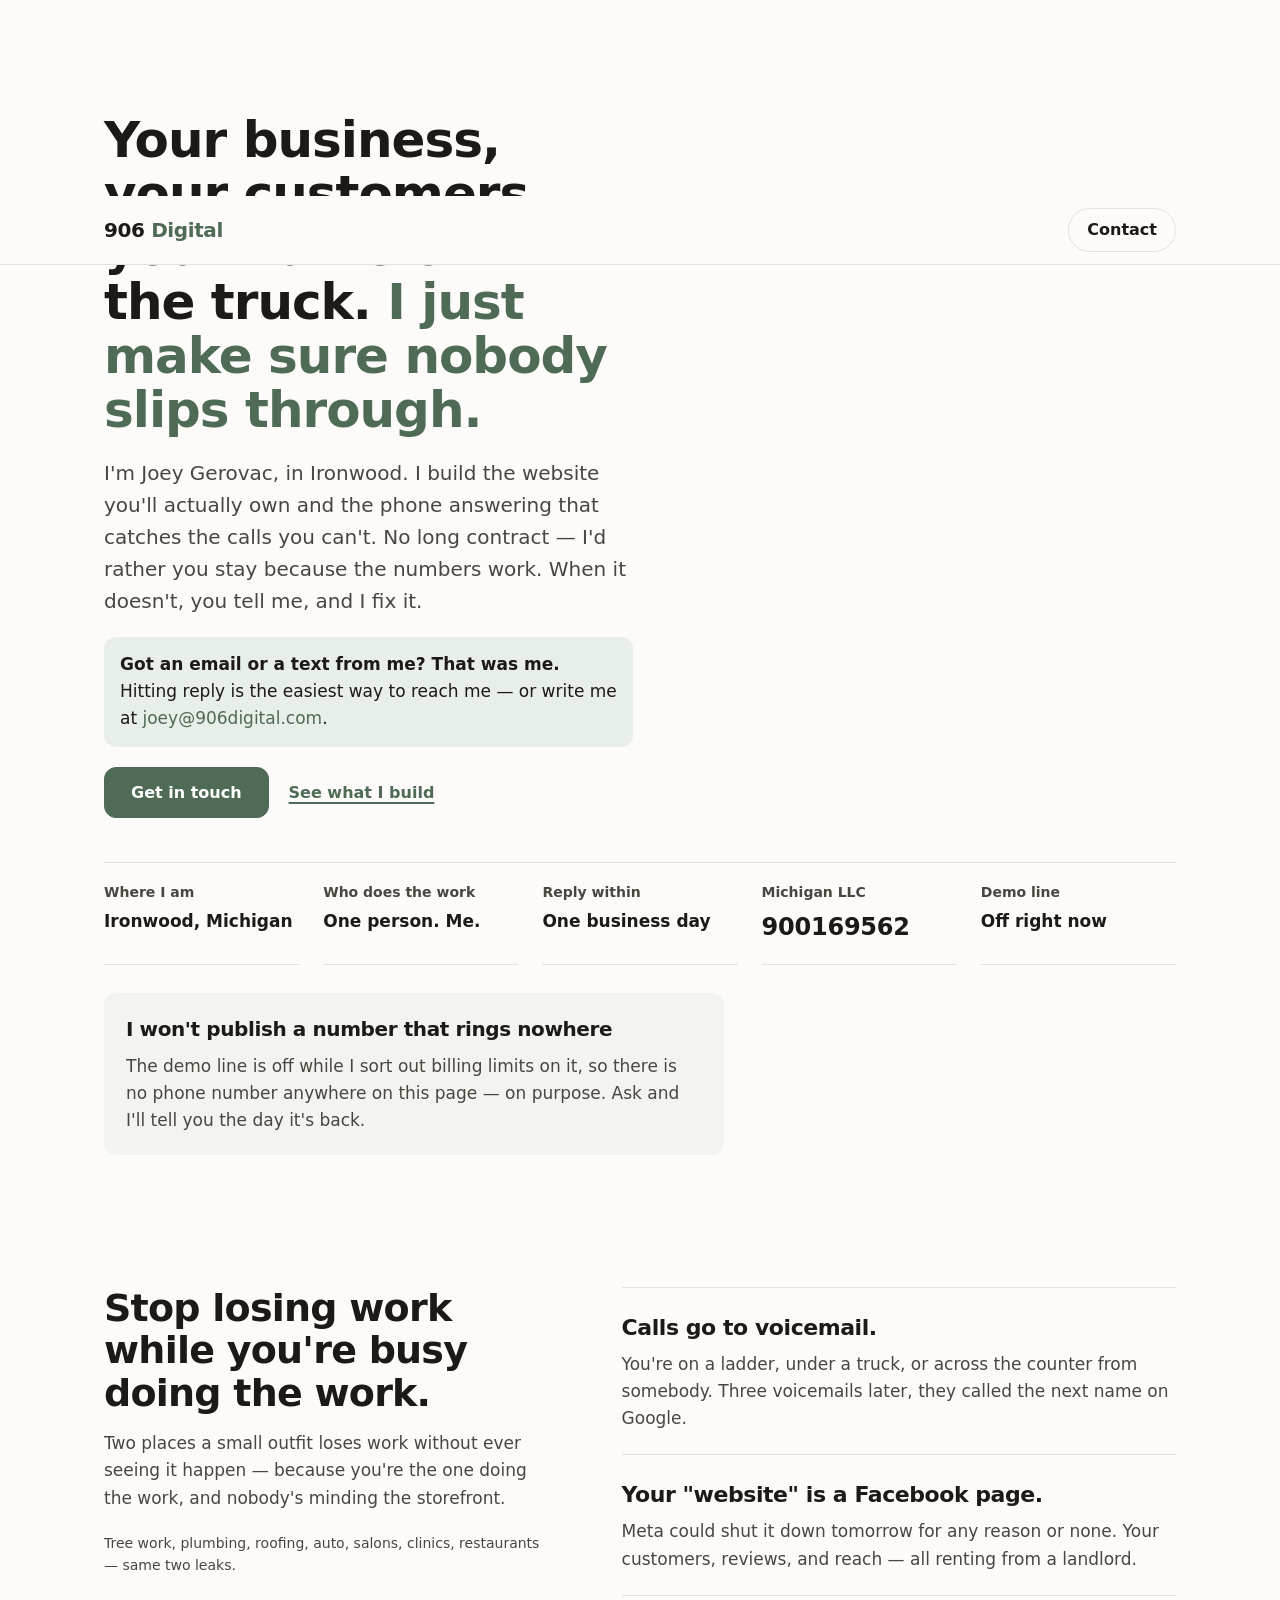
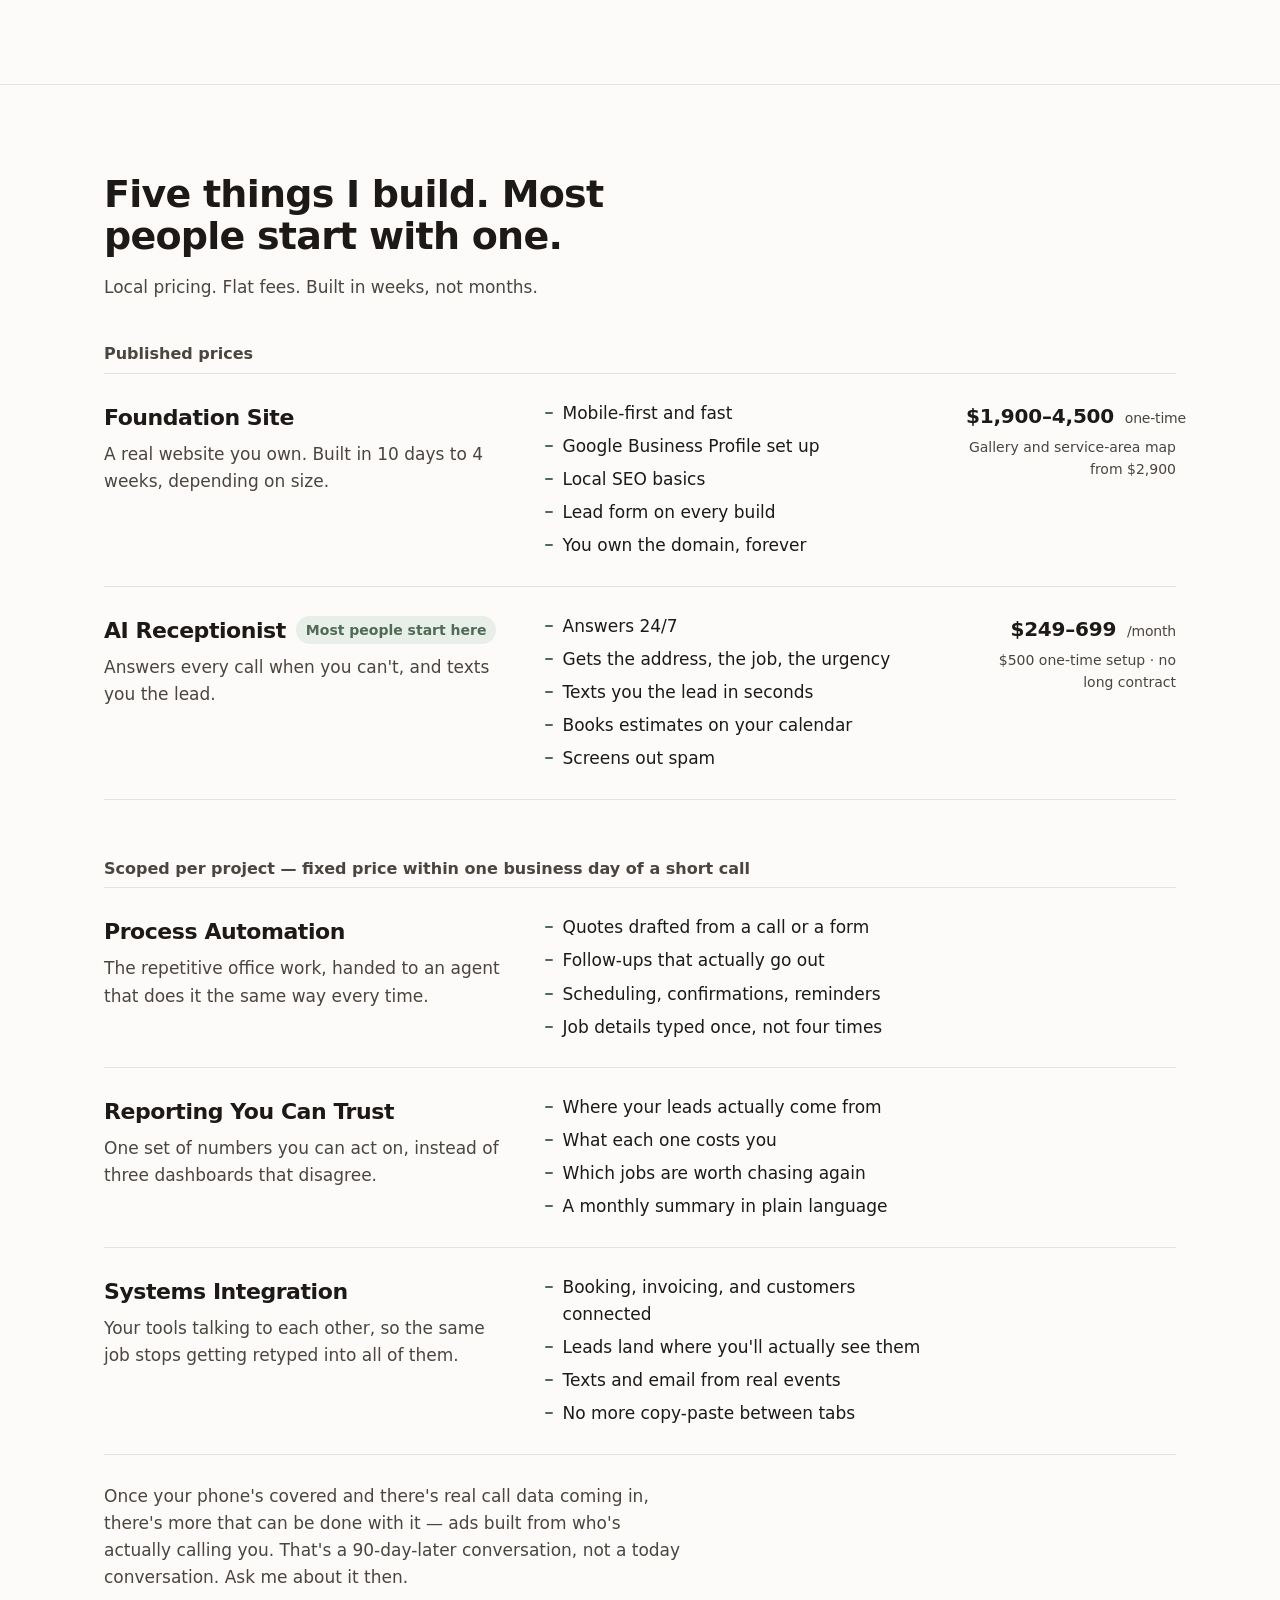
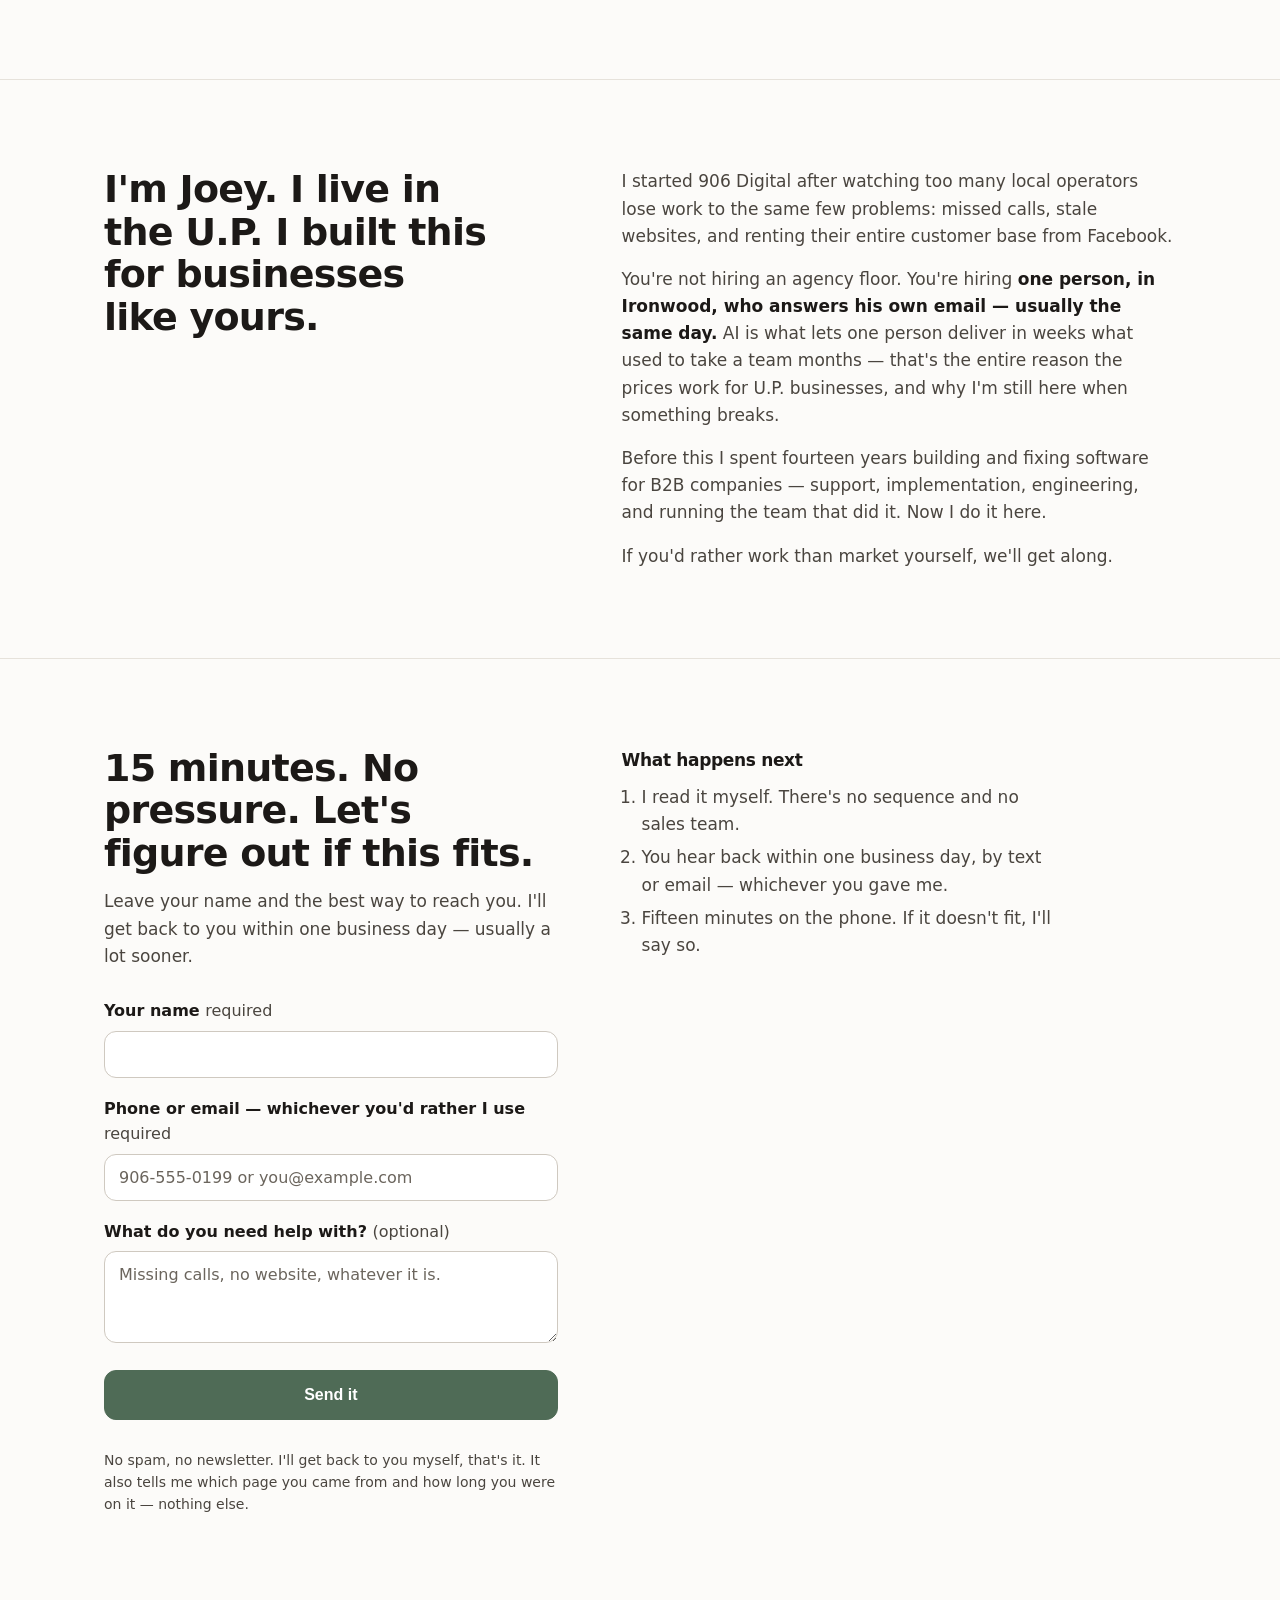
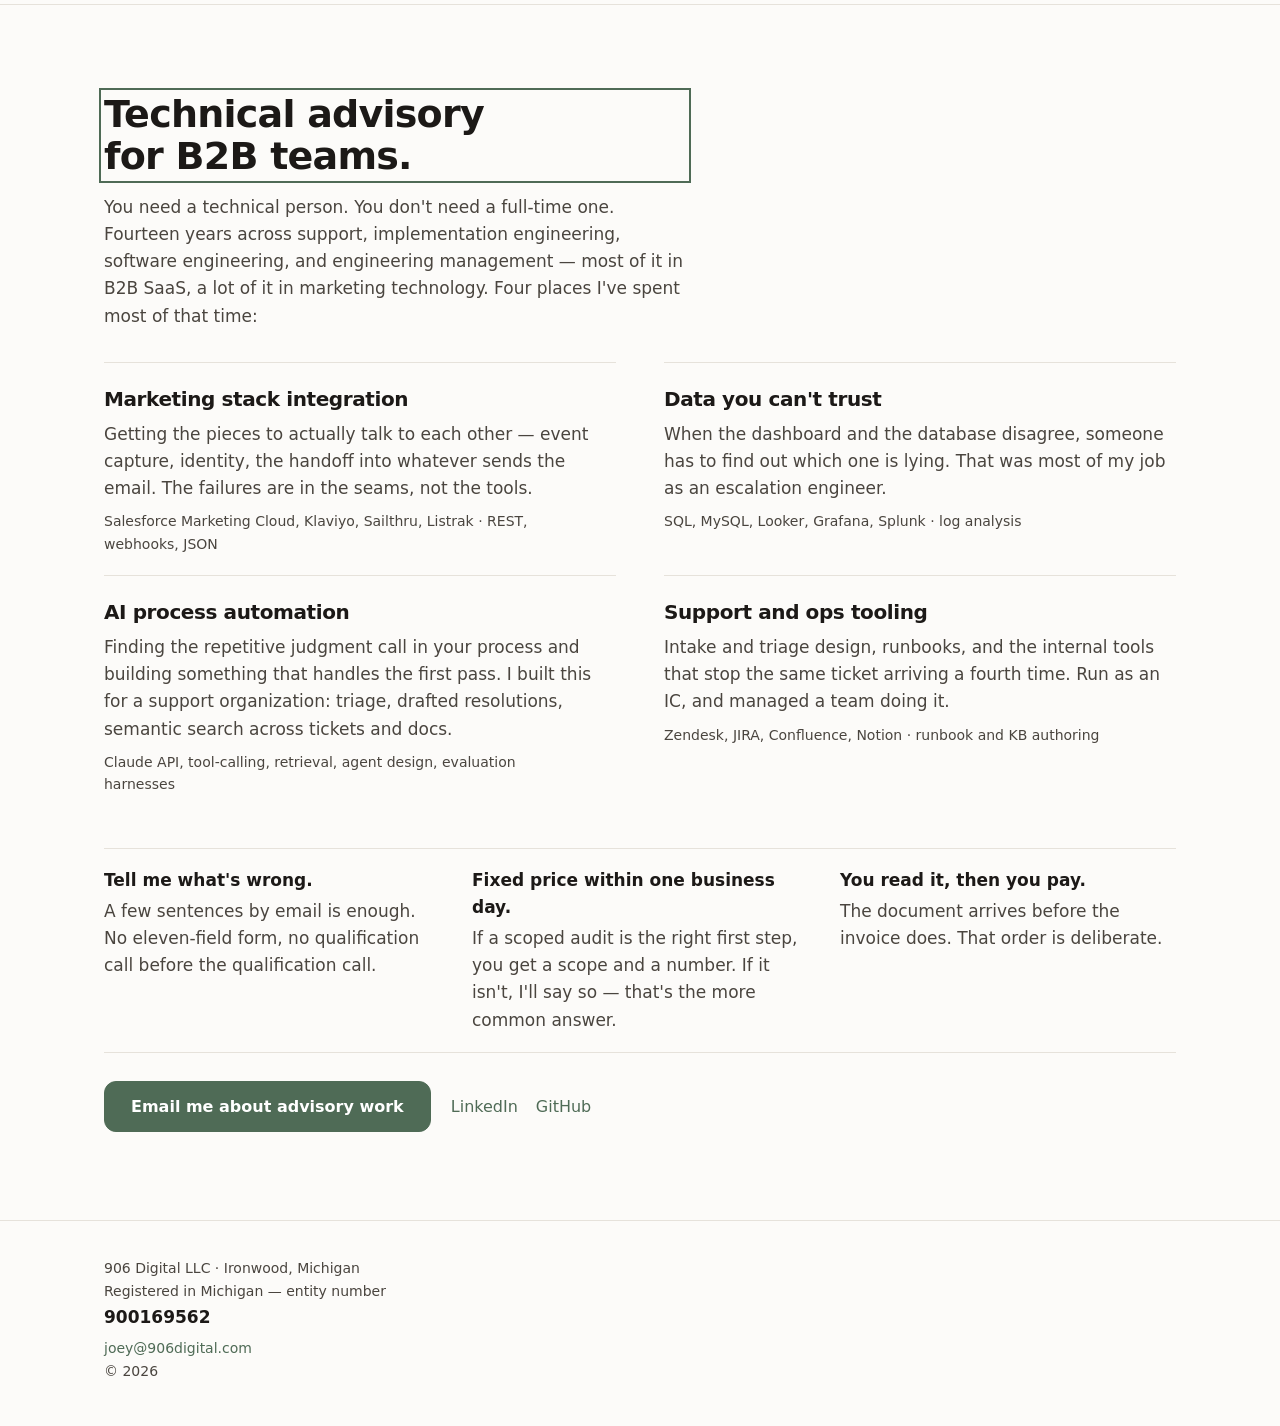
<file: advisory.html>
<!doctype html>
<html lang="en">
<head>
<meta charset="utf-8" />
<meta name="viewport" content="width=device-width, initial-scale=1" />
<title>906 Digital — Technical Advisory</title>
<!-- The advisory page was folded into the home page on 2026-08-28. /advisory
     is redirected by _redirects at the edge; this stub is the fallback for any
     path that reaches it anyway. Do not add content here. -->
<meta http-equiv="refresh" content="0; url=/#advisory" />
<link rel="canonical" href="https://906digital.com/#advisory" />
<meta name="robots" content="noindex" />
</head>
<body>
<p>Moved: <a href="/#advisory">906digital.com/#advisory</a></p>
<script type="module" src="https://static.cloudflareinsights.com/beacon.min.js"
        data-cf-beacon='{"token": "fd53d6ee80434bc98e90fe388b74e958"}'></script>
</body>
</html>
</file>
